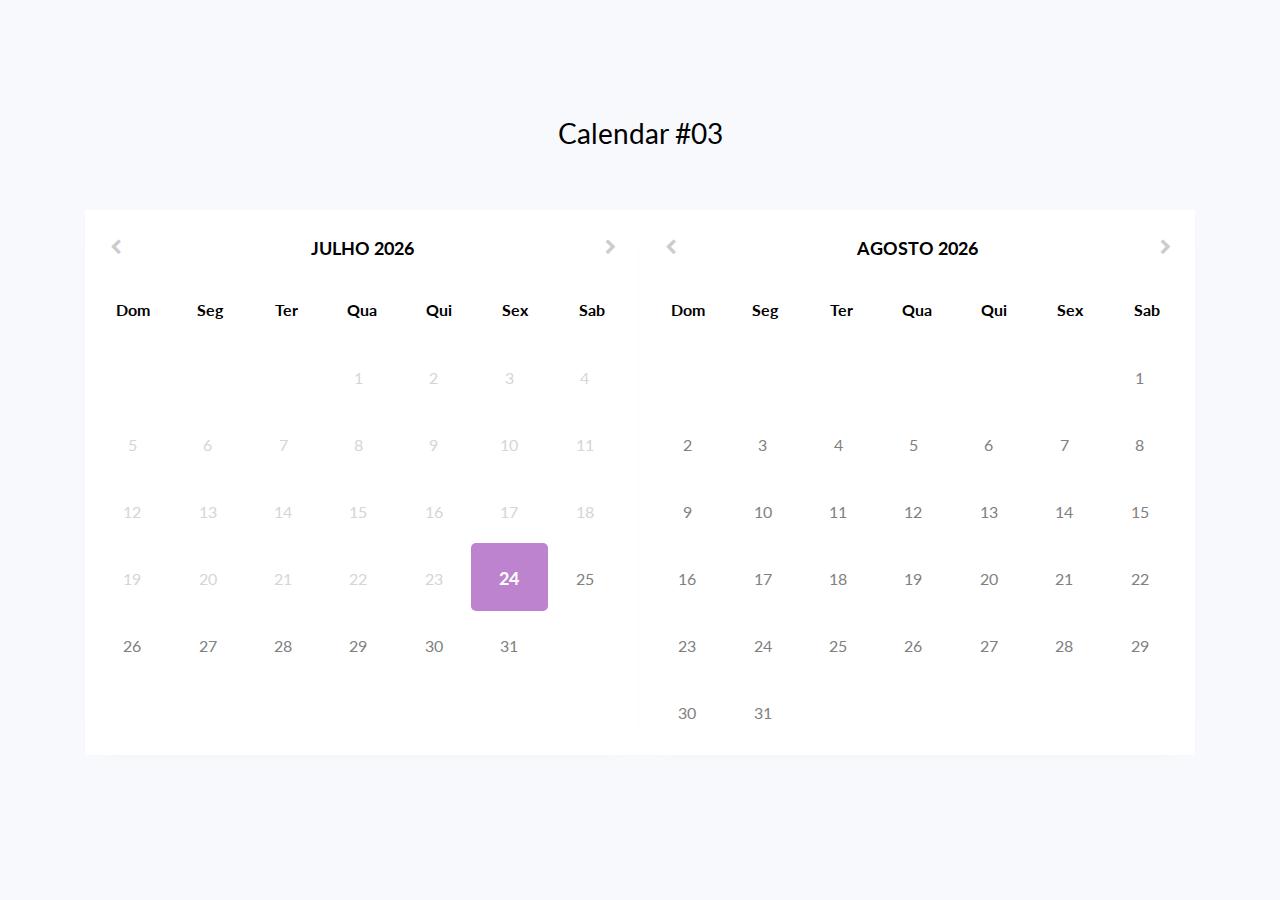
<file: libs/calendar/index.html>
<!doctype html>
<html lang="en">
  <head>
  	<title>Calendar 03</title>
    <meta charset="utf-8">
    <meta name="viewport" content="width=device-width, initial-scale=1, shrink-to-fit=no">

	<link href="https://fonts.googleapis.com/css?family=Lato:300,400,700&display=swap" rel="stylesheet">

	<link rel="stylesheet" href="https://stackpath.bootstrapcdn.com/font-awesome/4.7.0/css/font-awesome.min.css">
	
	<link rel="stylesheet" href="css/style.css">

	</head>
	<body>
	<section class="ftco-section">
		<div class="container">
			<div class="row justify-content-center">
				<div class="col-md-6 text-center mb-5">
					<h2 class="heading-section">Calendar #03</h2>
				</div>
			</div>
			<div class="row">
				<div class="col-md-12">
					<div class="calendar-section">
		        <div class="row no-gutters">
		          <div class="col-md-6">

		            <div class="calendar calendar-first" id="calendar_first">
		              <div class="calendar_header">
		                <button class="switch-month switch-left">
		                  <i class="fa fa-chevron-left"></i>
		                </button>
		                <h2></h2>
		                <button class="switch-month switch-right">
		                  <i class="fa fa-chevron-right"></i>
		                </button>
		              </div>
		              <div class="calendar_weekdays"></div>
		              <div class="calendar_content"></div>
		            </div>

		          </div>
		          <div class="col-md-6">

		            <div class="calendar calendar-second" id="calendar_second">
		              <div class="calendar_header">
		                <button class="switch-month switch-left">
		                  <i class="fa fa-chevron-left"></i>
		                </button>
		                <h2></h2>
		                <button class="switch-month switch-right">
		                  <i class="fa fa-chevron-right"></i>
		                </button>
		              </div>
		              <div class="calendar_weekdays"></div>
		              <div class="calendar_content"></div>
		            </div>            

		          </div>

		        </div> <!-- End Row -->
		            
		      </div> <!-- End Calendar -->
				</div>
			</div>
		</div>
	</section>

	<script src="js/jquery.min.js"></script>
  <script src="js/popper.js"></script>
  <script src="js/bootstrap.min.js"></script>
  <script src="js/main.js"></script>

	</body>
</html>
</file>
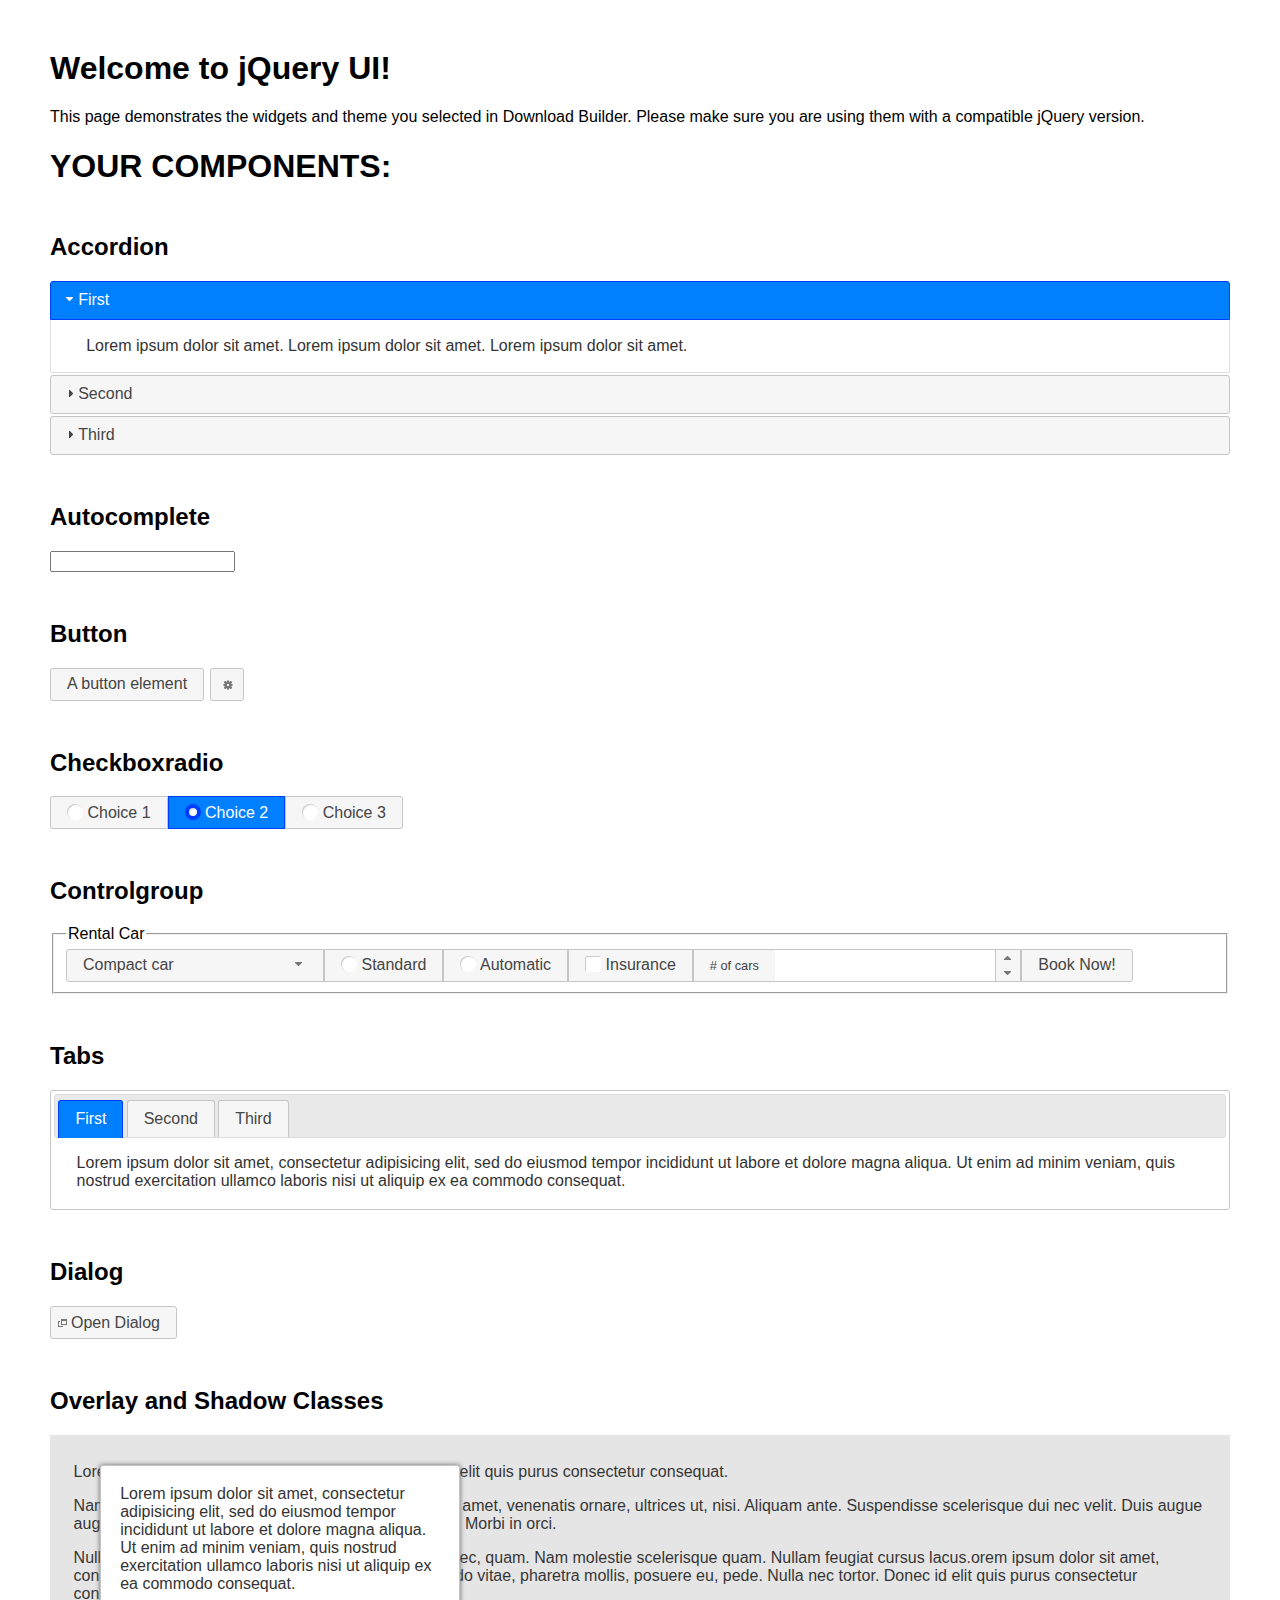
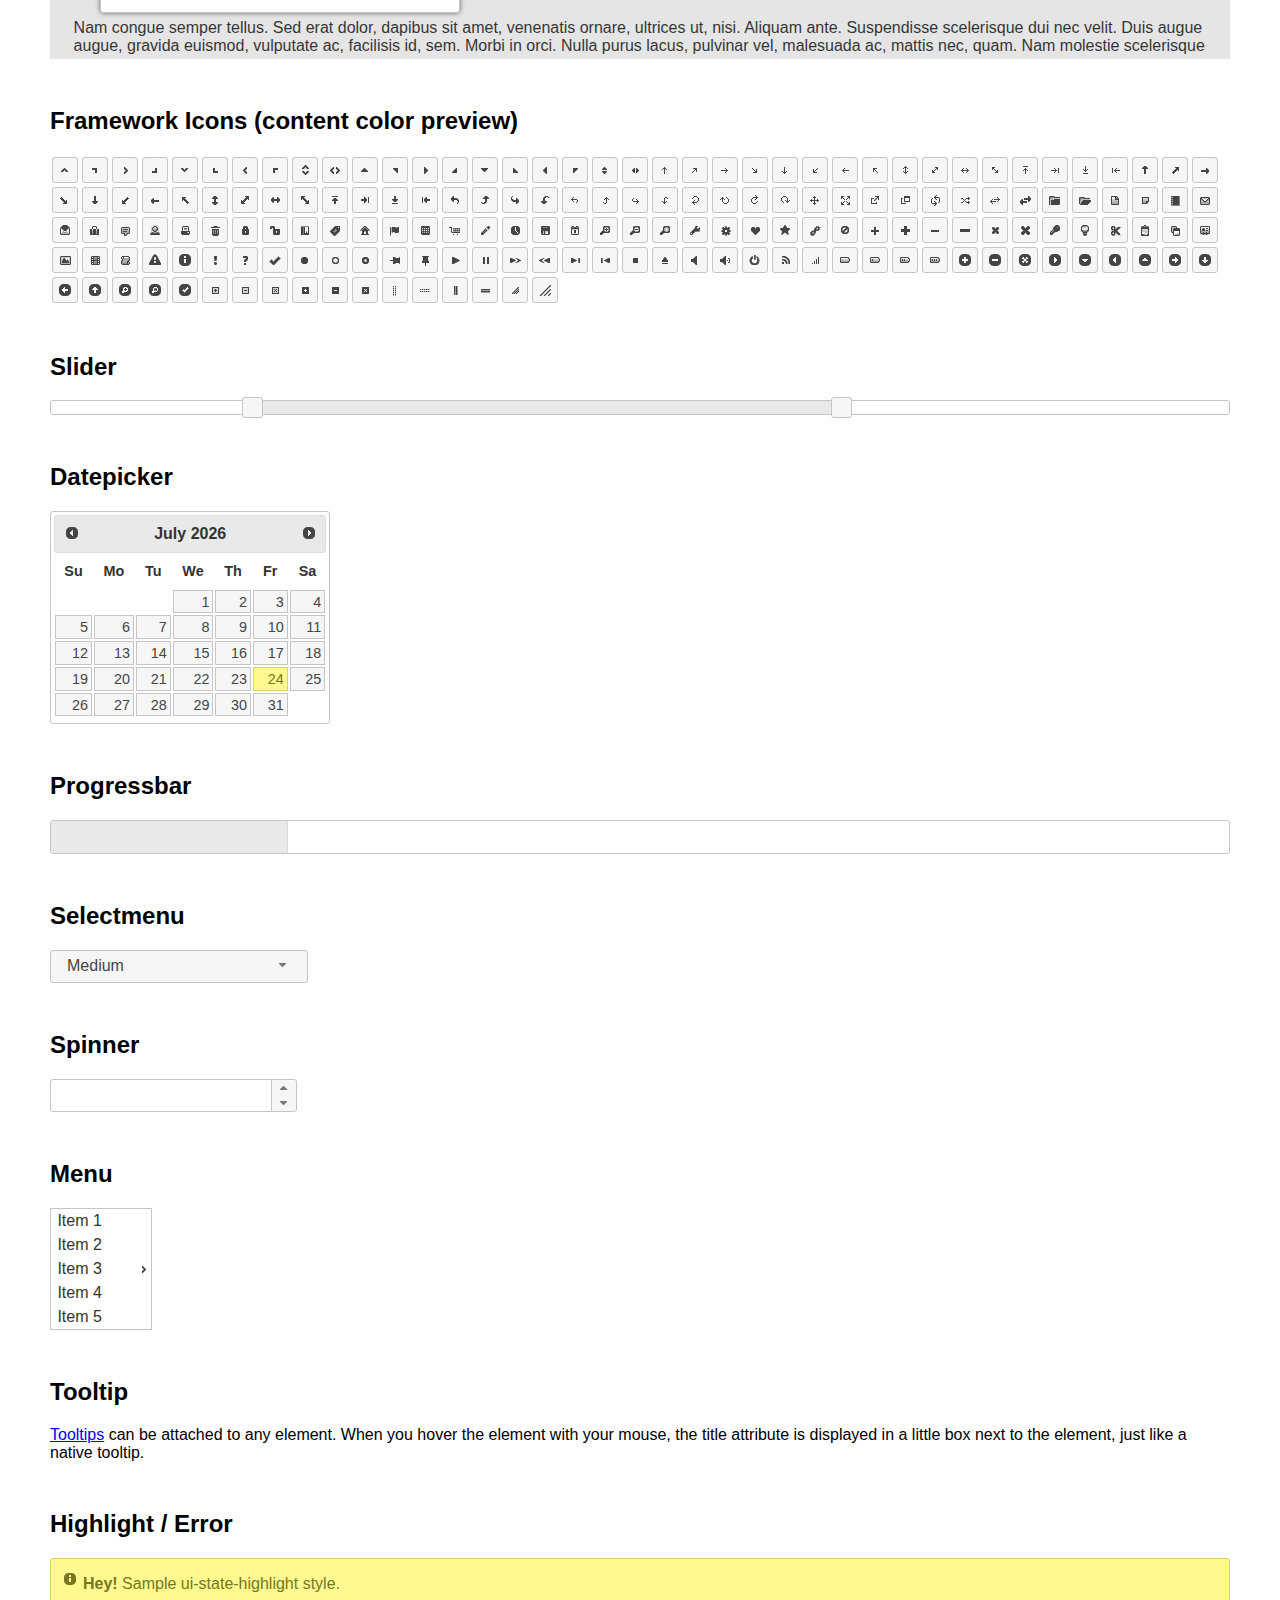
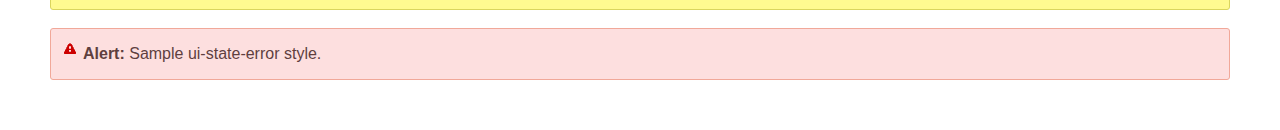
<file: libs/jqueryui/index.html>
<!doctype html>
<html lang="us">
<head>
	<meta charset="utf-8">
	<title>jQuery UI Example Page</title>
	<link href="jquery-ui.css" rel="stylesheet">
	<style>
	body{
		font-family: "Trebuchet MS", sans-serif;
		margin: 50px;
	}
	.demoHeaders {
		margin-top: 2em;
	}
	#dialog-link {
		padding: .4em 1em .4em 20px;
		text-decoration: none;
		position: relative;
	}
	#dialog-link span.ui-icon {
		margin: 0 5px 0 0;
		position: absolute;
		left: .2em;
		top: 50%;
		margin-top: -8px;
	}
	#icons {
		margin: 0;
		padding: 0;
	}
	#icons li {
		margin: 2px;
		position: relative;
		padding: 4px 0;
		cursor: pointer;
		float: left;
		list-style: none;
	}
	#icons span.ui-icon {
		float: left;
		margin: 0 4px;
	}
	.fakewindowcontain .ui-widget-overlay {
		position: absolute;
	}
	select {
		width: 200px;
	}
	</style>
</head>
<body>

<h1>Welcome to jQuery UI!</h1>

<div class="ui-widget">
	<p>This page demonstrates the widgets and theme you selected in Download Builder. Please make sure you are using them with a compatible jQuery version.</p>
</div>

<h1>YOUR COMPONENTS:</h1>

<!-- Accordion -->
<h2 class="demoHeaders">Accordion</h2>
<div id="accordion">
	<h3>First</h3>
	<div>Lorem ipsum dolor sit amet. Lorem ipsum dolor sit amet. Lorem ipsum dolor sit amet.</div>
	<h3>Second</h3>
	<div>Phasellus mattis tincidunt nibh.</div>
	<h3>Third</h3>
	<div>Nam dui erat, auctor a, dignissim quis.</div>
</div>

<!-- Autocomplete -->
<h2 class="demoHeaders">Autocomplete</h2>
<div>
	<input id="autocomplete" title="type &quot;a&quot;">
</div>

<!-- Button -->
<h2 class="demoHeaders">Button</h2>
<button id="button">A button element</button>
<button id="button-icon">An icon-only button</button>

<!-- Checkboxradio -->
<h2 class="demoHeaders">Checkboxradio</h2>
<form style="margin-top: 1em;">
	<div id="radioset">
		<input type="radio" id="radio1" name="radio"><label for="radio1">Choice 1</label>
		<input type="radio" id="radio2" name="radio" checked="checked"><label for="radio2">Choice 2</label>
		<input type="radio" id="radio3" name="radio"><label for="radio3">Choice 3</label>
	</div>
</form>

<!-- Controlgroup -->
<h2 class="demoHeaders">Controlgroup</h2>
<fieldset>
	<legend>Rental Car</legend>
	<div id="controlgroup">
		<select id="car-type">
			<option>Compact car</option>
			<option>Midsize car</option>
			<option>Full size car</option>
			<option>SUV</option>
			<option>Luxury</option>
			<option>Truck</option>
			<option>Van</option>
		</select>
		<label for="transmission-standard">Standard</label>
		<input type="radio" name="transmission" id="transmission-standard">
		<label for="transmission-automatic">Automatic</label>
		<input type="radio" name="transmission" id="transmission-automatic">
		<label for="insurance">Insurance</label>
		<input type="checkbox" name="insurance" id="insurance">
		<label for="horizontal-spinner" class="ui-controlgroup-label"># of cars</label>
		<input id="horizontal-spinner" class="ui-spinner-input">
		<button>Book Now!</button>
	</div>
</fieldset>

<!-- Tabs -->
<h2 class="demoHeaders">Tabs</h2>
<div id="tabs">
	<ul>
		<li><a href="#tabs-1">First</a></li>
		<li><a href="#tabs-2">Second</a></li>
		<li><a href="#tabs-3">Third</a></li>
	</ul>
	<div id="tabs-1">Lorem ipsum dolor sit amet, consectetur adipisicing elit, sed do eiusmod tempor incididunt ut labore et dolore magna aliqua. Ut enim ad minim veniam, quis nostrud exercitation ullamco laboris nisi ut aliquip ex ea commodo consequat.</div>
	<div id="tabs-2">Phasellus mattis tincidunt nibh. Cras orci urna, blandit id, pretium vel, aliquet ornare, felis. Maecenas scelerisque sem non nisl. Fusce sed lorem in enim dictum bibendum.</div>
	<div id="tabs-3">Nam dui erat, auctor a, dignissim quis, sollicitudin eu, felis. Pellentesque nisi urna, interdum eget, sagittis et, consequat vestibulum, lacus. Mauris porttitor ullamcorper augue.</div>
</div>

<h2 class="demoHeaders">Dialog</h2>
<p>
	<button id="dialog-link" class="ui-button ui-corner-all ui-widget">
		<span class="ui-icon ui-icon-newwin"></span>Open Dialog
	</button>
</p>

<h2 class="demoHeaders">Overlay and Shadow Classes</h2>
<div style="position: relative; width: 96%; height: 200px; padding:1% 2%; overflow:hidden;" class="fakewindowcontain">
	<p>Lorem ipsum dolor sit amet,  Nulla nec tortor. Donec id elit quis purus consectetur consequat. </p><p>Nam congue semper tellus. Sed erat dolor, dapibus sit amet, venenatis ornare, ultrices ut, nisi. Aliquam ante. Suspendisse scelerisque dui nec velit. Duis augue augue, gravida euismod, vulputate ac, facilisis id, sem. Morbi in orci. </p><p>Nulla purus lacus, pulvinar vel, malesuada ac, mattis nec, quam. Nam molestie scelerisque quam. Nullam feugiat cursus lacus.orem ipsum dolor sit amet, consectetur adipiscing elit. Donec libero risus, commodo vitae, pharetra mollis, posuere eu, pede. Nulla nec tortor. Donec id elit quis purus consectetur consequat. </p><p>Nam congue semper tellus. Sed erat dolor, dapibus sit amet, venenatis ornare, ultrices ut, nisi. Aliquam ante. Suspendisse scelerisque dui nec velit. Duis augue augue, gravida euismod, vulputate ac, facilisis id, sem. Morbi in orci. Nulla purus lacus, pulvinar vel, malesuada ac, mattis nec, quam. Nam molestie scelerisque quam. </p><p>Nullam feugiat cursus lacus.orem ipsum dolor sit amet, consectetur adipiscing elit. Donec libero risus, commodo vitae, pharetra mollis, posuere eu, pede. Nulla nec tortor. Donec id elit quis purus consectetur consequat. Nam congue semper tellus. Sed erat dolor, dapibus sit amet, venenatis ornare, ultrices ut, nisi. Aliquam ante. </p><p>Suspendisse scelerisque dui nec velit. Duis augue augue, gravida euismod, vulputate ac, facilisis id, sem. Morbi in orci. Nulla purus lacus, pulvinar vel, malesuada ac, mattis nec, quam. Nam molestie scelerisque quam. Nullam feugiat cursus lacus.orem ipsum dolor sit amet, consectetur adipiscing elit. Donec libero risus, commodo vitae, pharetra mollis, posuere eu, pede. Nulla nec tortor. Donec id elit quis purus consectetur consequat. Nam congue semper tellus. Sed erat dolor, dapibus sit amet, venenatis ornare, ultrices ut, nisi. </p>

	<!-- ui-dialog -->
	<div class="ui-widget-overlay ui-front"></div>
	<div style="position: absolute; width: 320px; left: 50px; top: 30px; padding: 1.2em" class="ui-widget ui-front ui-widget-content ui-corner-all ui-widget-shadow">
		Lorem ipsum dolor sit amet, consectetur adipisicing elit, sed do eiusmod tempor incididunt ut labore et dolore magna aliqua. Ut enim ad minim veniam, quis nostrud exercitation ullamco laboris nisi ut aliquip ex ea commodo consequat.
	</div>

</div>

<!-- ui-dialog -->
<div id="dialog" title="Dialog Title">
	<p>Lorem ipsum dolor sit amet, consectetur adipisicing elit, sed do eiusmod tempor incididunt ut labore et dolore magna aliqua. Ut enim ad minim veniam, quis nostrud exercitation ullamco laboris nisi ut aliquip ex ea commodo consequat.</p>
</div>


<h2 class="demoHeaders">Framework Icons (content color preview)</h2>
<ul id="icons" class="ui-widget ui-helper-clearfix">
	<li class="ui-state-default ui-corner-all" title=".ui-icon-caret-1-n"><span class="ui-icon ui-icon-caret-1-n"></span></li>
	<li class="ui-state-default ui-corner-all" title=".ui-icon-caret-1-ne"><span class="ui-icon ui-icon-caret-1-ne"></span></li>
	<li class="ui-state-default ui-corner-all" title=".ui-icon-caret-1-e"><span class="ui-icon ui-icon-caret-1-e"></span></li>
	<li class="ui-state-default ui-corner-all" title=".ui-icon-caret-1-se"><span class="ui-icon ui-icon-caret-1-se"></span></li>
	<li class="ui-state-default ui-corner-all" title=".ui-icon-caret-1-s"><span class="ui-icon ui-icon-caret-1-s"></span></li>
	<li class="ui-state-default ui-corner-all" title=".ui-icon-caret-1-sw"><span class="ui-icon ui-icon-caret-1-sw"></span></li>
	<li class="ui-state-default ui-corner-all" title=".ui-icon-caret-1-w"><span class="ui-icon ui-icon-caret-1-w"></span></li>
	<li class="ui-state-default ui-corner-all" title=".ui-icon-caret-1-nw"><span class="ui-icon ui-icon-caret-1-nw"></span></li>
	<li class="ui-state-default ui-corner-all" title=".ui-icon-caret-2-n-s"><span class="ui-icon ui-icon-caret-2-n-s"></span></li>
	<li class="ui-state-default ui-corner-all" title=".ui-icon-caret-2-e-w"><span class="ui-icon ui-icon-caret-2-e-w"></span></li>
	<li class="ui-state-default ui-corner-all" title=".ui-icon-triangle-1-n"><span class="ui-icon ui-icon-triangle-1-n"></span></li>
	<li class="ui-state-default ui-corner-all" title=".ui-icon-triangle-1-ne"><span class="ui-icon ui-icon-triangle-1-ne"></span></li>
	<li class="ui-state-default ui-corner-all" title=".ui-icon-triangle-1-e"><span class="ui-icon ui-icon-triangle-1-e"></span></li>
	<li class="ui-state-default ui-corner-all" title=".ui-icon-triangle-1-se"><span class="ui-icon ui-icon-triangle-1-se"></span></li>
	<li class="ui-state-default ui-corner-all" title=".ui-icon-triangle-1-s"><span class="ui-icon ui-icon-triangle-1-s"></span></li>
	<li class="ui-state-default ui-corner-all" title=".ui-icon-triangle-1-sw"><span class="ui-icon ui-icon-triangle-1-sw"></span></li>
	<li class="ui-state-default ui-corner-all" title=".ui-icon-triangle-1-w"><span class="ui-icon ui-icon-triangle-1-w"></span></li>
	<li class="ui-state-default ui-corner-all" title=".ui-icon-triangle-1-nw"><span class="ui-icon ui-icon-triangle-1-nw"></span></li>
	<li class="ui-state-default ui-corner-all" title=".ui-icon-triangle-2-n-s"><span class="ui-icon ui-icon-triangle-2-n-s"></span></li>
	<li class="ui-state-default ui-corner-all" title=".ui-icon-triangle-2-e-w"><span class="ui-icon ui-icon-triangle-2-e-w"></span></li>
	<li class="ui-state-default ui-corner-all" title=".ui-icon-arrow-1-n"><span class="ui-icon ui-icon-arrow-1-n"></span></li>
	<li class="ui-state-default ui-corner-all" title=".ui-icon-arrow-1-ne"><span class="ui-icon ui-icon-arrow-1-ne"></span></li>
	<li class="ui-state-default ui-corner-all" title=".ui-icon-arrow-1-e"><span class="ui-icon ui-icon-arrow-1-e"></span></li>
	<li class="ui-state-default ui-corner-all" title=".ui-icon-arrow-1-se"><span class="ui-icon ui-icon-arrow-1-se"></span></li>
	<li class="ui-state-default ui-corner-all" title=".ui-icon-arrow-1-s"><span class="ui-icon ui-icon-arrow-1-s"></span></li>
	<li class="ui-state-default ui-corner-all" title=".ui-icon-arrow-1-sw"><span class="ui-icon ui-icon-arrow-1-sw"></span></li>
	<li class="ui-state-default ui-corner-all" title=".ui-icon-arrow-1-w"><span class="ui-icon ui-icon-arrow-1-w"></span></li>
	<li class="ui-state-default ui-corner-all" title=".ui-icon-arrow-1-nw"><span class="ui-icon ui-icon-arrow-1-nw"></span></li>
	<li class="ui-state-default ui-corner-all" title=".ui-icon-arrow-2-n-s"><span class="ui-icon ui-icon-arrow-2-n-s"></span></li>
	<li class="ui-state-default ui-corner-all" title=".ui-icon-arrow-2-ne-sw"><span class="ui-icon ui-icon-arrow-2-ne-sw"></span></li>
	<li class="ui-state-default ui-corner-all" title=".ui-icon-arrow-2-e-w"><span class="ui-icon ui-icon-arrow-2-e-w"></span></li>
	<li class="ui-state-default ui-corner-all" title=".ui-icon-arrow-2-se-nw"><span class="ui-icon ui-icon-arrow-2-se-nw"></span></li>
	<li class="ui-state-default ui-corner-all" title=".ui-icon-arrowstop-1-n"><span class="ui-icon ui-icon-arrowstop-1-n"></span></li>
	<li class="ui-state-default ui-corner-all" title=".ui-icon-arrowstop-1-e"><span class="ui-icon ui-icon-arrowstop-1-e"></span></li>
	<li class="ui-state-default ui-corner-all" title=".ui-icon-arrowstop-1-s"><span class="ui-icon ui-icon-arrowstop-1-s"></span></li>
	<li class="ui-state-default ui-corner-all" title=".ui-icon-arrowstop-1-w"><span class="ui-icon ui-icon-arrowstop-1-w"></span></li>
	<li class="ui-state-default ui-corner-all" title=".ui-icon-arrowthick-1-n"><span class="ui-icon ui-icon-arrowthick-1-n"></span></li>
	<li class="ui-state-default ui-corner-all" title=".ui-icon-arrowthick-1-ne"><span class="ui-icon ui-icon-arrowthick-1-ne"></span></li>
	<li class="ui-state-default ui-corner-all" title=".ui-icon-arrowthick-1-e"><span class="ui-icon ui-icon-arrowthick-1-e"></span></li>
	<li class="ui-state-default ui-corner-all" title=".ui-icon-arrowthick-1-se"><span class="ui-icon ui-icon-arrowthick-1-se"></span></li>
	<li class="ui-state-default ui-corner-all" title=".ui-icon-arrowthick-1-s"><span class="ui-icon ui-icon-arrowthick-1-s"></span></li>
	<li class="ui-state-default ui-corner-all" title=".ui-icon-arrowthick-1-sw"><span class="ui-icon ui-icon-arrowthick-1-sw"></span></li>
	<li class="ui-state-default ui-corner-all" title=".ui-icon-arrowthick-1-w"><span class="ui-icon ui-icon-arrowthick-1-w"></span></li>
	<li class="ui-state-default ui-corner-all" title=".ui-icon-arrowthick-1-nw"><span class="ui-icon ui-icon-arrowthick-1-nw"></span></li>
	<li class="ui-state-default ui-corner-all" title=".ui-icon-arrowthick-2-n-s"><span class="ui-icon ui-icon-arrowthick-2-n-s"></span></li>
	<li class="ui-state-default ui-corner-all" title=".ui-icon-arrowthick-2-ne-sw"><span class="ui-icon ui-icon-arrowthick-2-ne-sw"></span></li>
	<li class="ui-state-default ui-corner-all" title=".ui-icon-arrowthick-2-e-w"><span class="ui-icon ui-icon-arrowthick-2-e-w"></span></li>
	<li class="ui-state-default ui-corner-all" title=".ui-icon-arrowthick-2-se-nw"><span class="ui-icon ui-icon-arrowthick-2-se-nw"></span></li>
	<li class="ui-state-default ui-corner-all" title=".ui-icon-arrowthickstop-1-n"><span class="ui-icon ui-icon-arrowthickstop-1-n"></span></li>
	<li class="ui-state-default ui-corner-all" title=".ui-icon-arrowthickstop-1-e"><span class="ui-icon ui-icon-arrowthickstop-1-e"></span></li>
	<li class="ui-state-default ui-corner-all" title=".ui-icon-arrowthickstop-1-s"><span class="ui-icon ui-icon-arrowthickstop-1-s"></span></li>
	<li class="ui-state-default ui-corner-all" title=".ui-icon-arrowthickstop-1-w"><span class="ui-icon ui-icon-arrowthickstop-1-w"></span></li>
	<li class="ui-state-default ui-corner-all" title=".ui-icon-arrowreturnthick-1-w"><span class="ui-icon ui-icon-arrowreturnthick-1-w"></span></li>
	<li class="ui-state-default ui-corner-all" title=".ui-icon-arrowreturnthick-1-n"><span class="ui-icon ui-icon-arrowreturnthick-1-n"></span></li>
	<li class="ui-state-default ui-corner-all" title=".ui-icon-arrowreturnthick-1-e"><span class="ui-icon ui-icon-arrowreturnthick-1-e"></span></li>
	<li class="ui-state-default ui-corner-all" title=".ui-icon-arrowreturnthick-1-s"><span class="ui-icon ui-icon-arrowreturnthick-1-s"></span></li>
	<li class="ui-state-default ui-corner-all" title=".ui-icon-arrowreturn-1-w"><span class="ui-icon ui-icon-arrowreturn-1-w"></span></li>
	<li class="ui-state-default ui-corner-all" title=".ui-icon-arrowreturn-1-n"><span class="ui-icon ui-icon-arrowreturn-1-n"></span></li>
	<li class="ui-state-default ui-corner-all" title=".ui-icon-arrowreturn-1-e"><span class="ui-icon ui-icon-arrowreturn-1-e"></span></li>
	<li class="ui-state-default ui-corner-all" title=".ui-icon-arrowreturn-1-s"><span class="ui-icon ui-icon-arrowreturn-1-s"></span></li>
	<li class="ui-state-default ui-corner-all" title=".ui-icon-arrowrefresh-1-w"><span class="ui-icon ui-icon-arrowrefresh-1-w"></span></li>
	<li class="ui-state-default ui-corner-all" title=".ui-icon-arrowrefresh-1-n"><span class="ui-icon ui-icon-arrowrefresh-1-n"></span></li>
	<li class="ui-state-default ui-corner-all" title=".ui-icon-arrowrefresh-1-e"><span class="ui-icon ui-icon-arrowrefresh-1-e"></span></li>
	<li class="ui-state-default ui-corner-all" title=".ui-icon-arrowrefresh-1-s"><span class="ui-icon ui-icon-arrowrefresh-1-s"></span></li>
	<li class="ui-state-default ui-corner-all" title=".ui-icon-arrow-4"><span class="ui-icon ui-icon-arrow-4"></span></li>
	<li class="ui-state-default ui-corner-all" title=".ui-icon-arrow-4-diag"><span class="ui-icon ui-icon-arrow-4-diag"></span></li>
	<li class="ui-state-default ui-corner-all" title=".ui-icon-extlink"><span class="ui-icon ui-icon-extlink"></span></li>
	<li class="ui-state-default ui-corner-all" title=".ui-icon-newwin"><span class="ui-icon ui-icon-newwin"></span></li>
	<li class="ui-state-default ui-corner-all" title=".ui-icon-refresh"><span class="ui-icon ui-icon-refresh"></span></li>
	<li class="ui-state-default ui-corner-all" title=".ui-icon-shuffle"><span class="ui-icon ui-icon-shuffle"></span></li>
	<li class="ui-state-default ui-corner-all" title=".ui-icon-transfer-e-w"><span class="ui-icon ui-icon-transfer-e-w"></span></li>
	<li class="ui-state-default ui-corner-all" title=".ui-icon-transferthick-e-w"><span class="ui-icon ui-icon-transferthick-e-w"></span></li>
	<li class="ui-state-default ui-corner-all" title=".ui-icon-folder-collapsed"><span class="ui-icon ui-icon-folder-collapsed"></span></li>
	<li class="ui-state-default ui-corner-all" title=".ui-icon-folder-open"><span class="ui-icon ui-icon-folder-open"></span></li>
	<li class="ui-state-default ui-corner-all" title=".ui-icon-document"><span class="ui-icon ui-icon-document"></span></li>
	<li class="ui-state-default ui-corner-all" title=".ui-icon-document-b"><span class="ui-icon ui-icon-document-b"></span></li>
	<li class="ui-state-default ui-corner-all" title=".ui-icon-note"><span class="ui-icon ui-icon-note"></span></li>
	<li class="ui-state-default ui-corner-all" title=".ui-icon-mail-closed"><span class="ui-icon ui-icon-mail-closed"></span></li>
	<li class="ui-state-default ui-corner-all" title=".ui-icon-mail-open"><span class="ui-icon ui-icon-mail-open"></span></li>
	<li class="ui-state-default ui-corner-all" title=".ui-icon-suitcase"><span class="ui-icon ui-icon-suitcase"></span></li>
	<li class="ui-state-default ui-corner-all" title=".ui-icon-comment"><span class="ui-icon ui-icon-comment"></span></li>
	<li class="ui-state-default ui-corner-all" title=".ui-icon-person"><span class="ui-icon ui-icon-person"></span></li>
	<li class="ui-state-default ui-corner-all" title=".ui-icon-print"><span class="ui-icon ui-icon-print"></span></li>
	<li class="ui-state-default ui-corner-all" title=".ui-icon-trash"><span class="ui-icon ui-icon-trash"></span></li>
	<li class="ui-state-default ui-corner-all" title=".ui-icon-locked"><span class="ui-icon ui-icon-locked"></span></li>
	<li class="ui-state-default ui-corner-all" title=".ui-icon-unlocked"><span class="ui-icon ui-icon-unlocked"></span></li>
	<li class="ui-state-default ui-corner-all" title=".ui-icon-bookmark"><span class="ui-icon ui-icon-bookmark"></span></li>
	<li class="ui-state-default ui-corner-all" title=".ui-icon-tag"><span class="ui-icon ui-icon-tag"></span></li>
	<li class="ui-state-default ui-corner-all" title=".ui-icon-home"><span class="ui-icon ui-icon-home"></span></li>
	<li class="ui-state-default ui-corner-all" title=".ui-icon-flag"><span class="ui-icon ui-icon-flag"></span></li>
	<li class="ui-state-default ui-corner-all" title=".ui-icon-calculator"><span class="ui-icon ui-icon-calculator"></span></li>
	<li class="ui-state-default ui-corner-all" title=".ui-icon-cart"><span class="ui-icon ui-icon-cart"></span></li>
	<li class="ui-state-default ui-corner-all" title=".ui-icon-pencil"><span class="ui-icon ui-icon-pencil"></span></li>
	<li class="ui-state-default ui-corner-all" title=".ui-icon-clock"><span class="ui-icon ui-icon-clock"></span></li>
	<li class="ui-state-default ui-corner-all" title=".ui-icon-disk"><span class="ui-icon ui-icon-disk"></span></li>
	<li class="ui-state-default ui-corner-all" title=".ui-icon-calendar"><span class="ui-icon ui-icon-calendar"></span></li>
	<li class="ui-state-default ui-corner-all" title=".ui-icon-zoomin"><span class="ui-icon ui-icon-zoomin"></span></li>
	<li class="ui-state-default ui-corner-all" title=".ui-icon-zoomout"><span class="ui-icon ui-icon-zoomout"></span></li>
	<li class="ui-state-default ui-corner-all" title=".ui-icon-search"><span class="ui-icon ui-icon-search"></span></li>
	<li class="ui-state-default ui-corner-all" title=".ui-icon-wrench"><span class="ui-icon ui-icon-wrench"></span></li>
	<li class="ui-state-default ui-corner-all" title=".ui-icon-gear"><span class="ui-icon ui-icon-gear"></span></li>
	<li class="ui-state-default ui-corner-all" title=".ui-icon-heart"><span class="ui-icon ui-icon-heart"></span></li>
	<li class="ui-state-default ui-corner-all" title=".ui-icon-star"><span class="ui-icon ui-icon-star"></span></li>
	<li class="ui-state-default ui-corner-all" title=".ui-icon-link"><span class="ui-icon ui-icon-link"></span></li>
	<li class="ui-state-default ui-corner-all" title=".ui-icon-cancel"><span class="ui-icon ui-icon-cancel"></span></li>
	<li class="ui-state-default ui-corner-all" title=".ui-icon-plus"><span class="ui-icon ui-icon-plus"></span></li>
	<li class="ui-state-default ui-corner-all" title=".ui-icon-plusthick"><span class="ui-icon ui-icon-plusthick"></span></li>
	<li class="ui-state-default ui-corner-all" title=".ui-icon-minus"><span class="ui-icon ui-icon-minus"></span></li>
	<li class="ui-state-default ui-corner-all" title=".ui-icon-minusthick"><span class="ui-icon ui-icon-minusthick"></span></li>
	<li class="ui-state-default ui-corner-all" title=".ui-icon-close"><span class="ui-icon ui-icon-close"></span></li>
	<li class="ui-state-default ui-corner-all" title=".ui-icon-closethick"><span class="ui-icon ui-icon-closethick"></span></li>
	<li class="ui-state-default ui-corner-all" title=".ui-icon-key"><span class="ui-icon ui-icon-key"></span></li>
	<li class="ui-state-default ui-corner-all" title=".ui-icon-lightbulb"><span class="ui-icon ui-icon-lightbulb"></span></li>
	<li class="ui-state-default ui-corner-all" title=".ui-icon-scissors"><span class="ui-icon ui-icon-scissors"></span></li>
	<li class="ui-state-default ui-corner-all" title=".ui-icon-clipboard"><span class="ui-icon ui-icon-clipboard"></span></li>
	<li class="ui-state-default ui-corner-all" title=".ui-icon-copy"><span class="ui-icon ui-icon-copy"></span></li>
	<li class="ui-state-default ui-corner-all" title=".ui-icon-contact"><span class="ui-icon ui-icon-contact"></span></li>
	<li class="ui-state-default ui-corner-all" title=".ui-icon-image"><span class="ui-icon ui-icon-image"></span></li>
	<li class="ui-state-default ui-corner-all" title=".ui-icon-video"><span class="ui-icon ui-icon-video"></span></li>
	<li class="ui-state-default ui-corner-all" title=".ui-icon-script"><span class="ui-icon ui-icon-script"></span></li>
	<li class="ui-state-default ui-corner-all" title=".ui-icon-alert"><span class="ui-icon ui-icon-alert"></span></li>
	<li class="ui-state-default ui-corner-all" title=".ui-icon-info"><span class="ui-icon ui-icon-info"></span></li>
	<li class="ui-state-default ui-corner-all" title=".ui-icon-notice"><span class="ui-icon ui-icon-notice"></span></li>
	<li class="ui-state-default ui-corner-all" title=".ui-icon-help"><span class="ui-icon ui-icon-help"></span></li>
	<li class="ui-state-default ui-corner-all" title=".ui-icon-check"><span class="ui-icon ui-icon-check"></span></li>
	<li class="ui-state-default ui-corner-all" title=".ui-icon-bullet"><span class="ui-icon ui-icon-bullet"></span></li>
	<li class="ui-state-default ui-corner-all" title=".ui-icon-radio-off"><span class="ui-icon ui-icon-radio-off"></span></li>
	<li class="ui-state-default ui-corner-all" title=".ui-icon-radio-on"><span class="ui-icon ui-icon-radio-on"></span></li>
	<li class="ui-state-default ui-corner-all" title=".ui-icon-pin-w"><span class="ui-icon ui-icon-pin-w"></span></li>
	<li class="ui-state-default ui-corner-all" title=".ui-icon-pin-s"><span class="ui-icon ui-icon-pin-s"></span></li>
	<li class="ui-state-default ui-corner-all" title=".ui-icon-play"><span class="ui-icon ui-icon-play"></span></li>
	<li class="ui-state-default ui-corner-all" title=".ui-icon-pause"><span class="ui-icon ui-icon-pause"></span></li>
	<li class="ui-state-default ui-corner-all" title=".ui-icon-seek-next"><span class="ui-icon ui-icon-seek-next"></span></li>
	<li class="ui-state-default ui-corner-all" title=".ui-icon-seek-prev"><span class="ui-icon ui-icon-seek-prev"></span></li>
	<li class="ui-state-default ui-corner-all" title=".ui-icon-seek-end"><span class="ui-icon ui-icon-seek-end"></span></li>
	<li class="ui-state-default ui-corner-all" title=".ui-icon-seek-first"><span class="ui-icon ui-icon-seek-first"></span></li>
	<li class="ui-state-default ui-corner-all" title=".ui-icon-stop"><span class="ui-icon ui-icon-stop"></span></li>
	<li class="ui-state-default ui-corner-all" title=".ui-icon-eject"><span class="ui-icon ui-icon-eject"></span></li>
	<li class="ui-state-default ui-corner-all" title=".ui-icon-volume-off"><span class="ui-icon ui-icon-volume-off"></span></li>
	<li class="ui-state-default ui-corner-all" title=".ui-icon-volume-on"><span class="ui-icon ui-icon-volume-on"></span></li>
	<li class="ui-state-default ui-corner-all" title=".ui-icon-power"><span class="ui-icon ui-icon-power"></span></li>
	<li class="ui-state-default ui-corner-all" title=".ui-icon-signal-diag"><span class="ui-icon ui-icon-signal-diag"></span></li>
	<li class="ui-state-default ui-corner-all" title=".ui-icon-signal"><span class="ui-icon ui-icon-signal"></span></li>
	<li class="ui-state-default ui-corner-all" title=".ui-icon-battery-0"><span class="ui-icon ui-icon-battery-0"></span></li>
	<li class="ui-state-default ui-corner-all" title=".ui-icon-battery-1"><span class="ui-icon ui-icon-battery-1"></span></li>
	<li class="ui-state-default ui-corner-all" title=".ui-icon-battery-2"><span class="ui-icon ui-icon-battery-2"></span></li>
	<li class="ui-state-default ui-corner-all" title=".ui-icon-battery-3"><span class="ui-icon ui-icon-battery-3"></span></li>
	<li class="ui-state-default ui-corner-all" title=".ui-icon-circle-plus"><span class="ui-icon ui-icon-circle-plus"></span></li>
	<li class="ui-state-default ui-corner-all" title=".ui-icon-circle-minus"><span class="ui-icon ui-icon-circle-minus"></span></li>
	<li class="ui-state-default ui-corner-all" title=".ui-icon-circle-close"><span class="ui-icon ui-icon-circle-close"></span></li>
	<li class="ui-state-default ui-corner-all" title=".ui-icon-circle-triangle-e"><span class="ui-icon ui-icon-circle-triangle-e"></span></li>
	<li class="ui-state-default ui-corner-all" title=".ui-icon-circle-triangle-s"><span class="ui-icon ui-icon-circle-triangle-s"></span></li>
	<li class="ui-state-default ui-corner-all" title=".ui-icon-circle-triangle-w"><span class="ui-icon ui-icon-circle-triangle-w"></span></li>
	<li class="ui-state-default ui-corner-all" title=".ui-icon-circle-triangle-n"><span class="ui-icon ui-icon-circle-triangle-n"></span></li>
	<li class="ui-state-default ui-corner-all" title=".ui-icon-circle-arrow-e"><span class="ui-icon ui-icon-circle-arrow-e"></span></li>
	<li class="ui-state-default ui-corner-all" title=".ui-icon-circle-arrow-s"><span class="ui-icon ui-icon-circle-arrow-s"></span></li>
	<li class="ui-state-default ui-corner-all" title=".ui-icon-circle-arrow-w"><span class="ui-icon ui-icon-circle-arrow-w"></span></li>
	<li class="ui-state-default ui-corner-all" title=".ui-icon-circle-arrow-n"><span class="ui-icon ui-icon-circle-arrow-n"></span></li>
	<li class="ui-state-default ui-corner-all" title=".ui-icon-circle-zoomin"><span class="ui-icon ui-icon-circle-zoomin"></span></li>
	<li class="ui-state-default ui-corner-all" title=".ui-icon-circle-zoomout"><span class="ui-icon ui-icon-circle-zoomout"></span></li>
	<li class="ui-state-default ui-corner-all" title=".ui-icon-circle-check"><span class="ui-icon ui-icon-circle-check"></span></li>
	<li class="ui-state-default ui-corner-all" title=".ui-icon-circlesmall-plus"><span class="ui-icon ui-icon-circlesmall-plus"></span></li>
	<li class="ui-state-default ui-corner-all" title=".ui-icon-circlesmall-minus"><span class="ui-icon ui-icon-circlesmall-minus"></span></li>
	<li class="ui-state-default ui-corner-all" title=".ui-icon-circlesmall-close"><span class="ui-icon ui-icon-circlesmall-close"></span></li>
	<li class="ui-state-default ui-corner-all" title=".ui-icon-squaresmall-plus"><span class="ui-icon ui-icon-squaresmall-plus"></span></li>
	<li class="ui-state-default ui-corner-all" title=".ui-icon-squaresmall-minus"><span class="ui-icon ui-icon-squaresmall-minus"></span></li>
	<li class="ui-state-default ui-corner-all" title=".ui-icon-squaresmall-close"><span class="ui-icon ui-icon-squaresmall-close"></span></li>
	<li class="ui-state-default ui-corner-all" title=".ui-icon-grip-dotted-vertical"><span class="ui-icon ui-icon-grip-dotted-vertical"></span></li>
	<li class="ui-state-default ui-corner-all" title=".ui-icon-grip-dotted-horizontal"><span class="ui-icon ui-icon-grip-dotted-horizontal"></span></li>
	<li class="ui-state-default ui-corner-all" title=".ui-icon-grip-solid-vertical"><span class="ui-icon ui-icon-grip-solid-vertical"></span></li>
	<li class="ui-state-default ui-corner-all" title=".ui-icon-grip-solid-horizontal"><span class="ui-icon ui-icon-grip-solid-horizontal"></span></li>
	<li class="ui-state-default ui-corner-all" title=".ui-icon-gripsmall-diagonal-se"><span class="ui-icon ui-icon-gripsmall-diagonal-se"></span></li>
	<li class="ui-state-default ui-corner-all" title=".ui-icon-grip-diagonal-se"><span class="ui-icon ui-icon-grip-diagonal-se"></span></li>
</ul>

<!-- Slider -->
<h2 class="demoHeaders">Slider</h2>
<div id="slider"></div>

<!-- Datepicker -->
<h2 class="demoHeaders">Datepicker</h2>
<div id="datepicker"></div>

<!-- Progressbar -->
<h2 class="demoHeaders">Progressbar</h2>
<div id="progressbar"></div>

<!-- Progressbar -->
<h2 class="demoHeaders">Selectmenu</h2>
<select id="selectmenu">
	<option>Slower</option>
	<option>Slow</option>
	<option selected="selected">Medium</option>
	<option>Fast</option>
	<option>Faster</option>
</select>

<!-- Spinner -->
<h2 class="demoHeaders">Spinner</h2>
<input id="spinner">

<!-- Menu -->
<h2 class="demoHeaders">Menu</h2>
<ul style="width:100px;" id="menu">
	<li><div>Item 1</div></li>
	<li><div>Item 2</div></li>
	<li><div>Item 3</div>
		<ul>
			<li><div>Item 3-1</div></li>
			<li><div>Item 3-2</div></li>
			<li><div>Item 3-3</div></li>
			<li><div>Item 3-4</div></li>
			<li><div>Item 3-5</div></li>
		</ul>
	</li>
	<li><div>Item 4</div></li>
	<li><div>Item 5</div></li>
</ul>

<!-- Tooltip -->
<h2 class="demoHeaders">Tooltip</h2>
<p id="tooltip">
	<a href="#" title="That&apos;s what this widget is">Tooltips</a> can be attached to any element. When you hover
the element with your mouse, the title attribute is displayed in a little box next to the element, just like a native tooltip.
</p>

<!-- Highlight / Error -->
<h2 class="demoHeaders">Highlight / Error</h2>
<div class="ui-widget">
	<div class="ui-state-highlight ui-corner-all" style="margin-top: 20px; padding: 0 .7em;">
		<p><span class="ui-icon ui-icon-info" style="float: left; margin-right: .3em;"></span>
		<strong>Hey!</strong> Sample ui-state-highlight style.</p>
	</div>
</div>
<br>
<div class="ui-widget">
	<div class="ui-state-error ui-corner-all" style="padding: 0 .7em;">
		<p><span class="ui-icon ui-icon-alert" style="float: left; margin-right: .3em;"></span>
		<strong>Alert:</strong> Sample ui-state-error style.</p>
	</div>
</div>

<script src="external/jquery/jquery.js"></script>
<script src="jquery-ui.js"></script>
<script>
$( "#accordion" ).accordion();

var availableTags = [
	"ActionScript",
	"AppleScript",
	"Asp",
	"BASIC",
	"C",
	"C++",
	"Clojure",
	"COBOL",
	"ColdFusion",
	"Erlang",
	"Fortran",
	"Groovy",
	"Haskell",
	"Java",
	"JavaScript",
	"Lisp",
	"Perl",
	"PHP",
	"Python",
	"Ruby",
	"Scala",
	"Scheme"
];
$( "#autocomplete" ).autocomplete({
	source: availableTags
});

$( "#button" ).button();
$( "#button-icon" ).button({
	icon: "ui-icon-gear",
	showLabel: false
});

$( "#radioset" ).buttonset();

$( "#controlgroup" ).controlgroup();

$( "#tabs" ).tabs();

$( "#dialog" ).dialog({
	autoOpen: false,
	width: 400,
	buttons: [
		{
			text: "Ok",
			click: function() {
				$( this ).dialog( "close" );
			}
		},
		{
			text: "Cancel",
			click: function() {
				$( this ).dialog( "close" );
			}
		}
	]
});

// Link to open the dialog
$( "#dialog-link" ).click(function( event ) {
	$( "#dialog" ).dialog( "open" );
	event.preventDefault();
});

$( "#datepicker" ).datepicker({
	inline: true
});

$( "#slider" ).slider({
	range: true,
	values: [ 17, 67 ]
});

$( "#progressbar" ).progressbar({
	value: 20
});

$( "#spinner" ).spinner();

$( "#menu" ).menu();

$( "#tooltip" ).tooltip();

$( "#selectmenu" ).selectmenu();

// Hover states on the static widgets
$( "#dialog-link, #icons li" ).hover(
	function() {
		$( this ).addClass( "ui-state-hover" );
	},
	function() {
		$( this ).removeClass( "ui-state-hover" );
	}
);
</script>
</body>
</html>
</file>
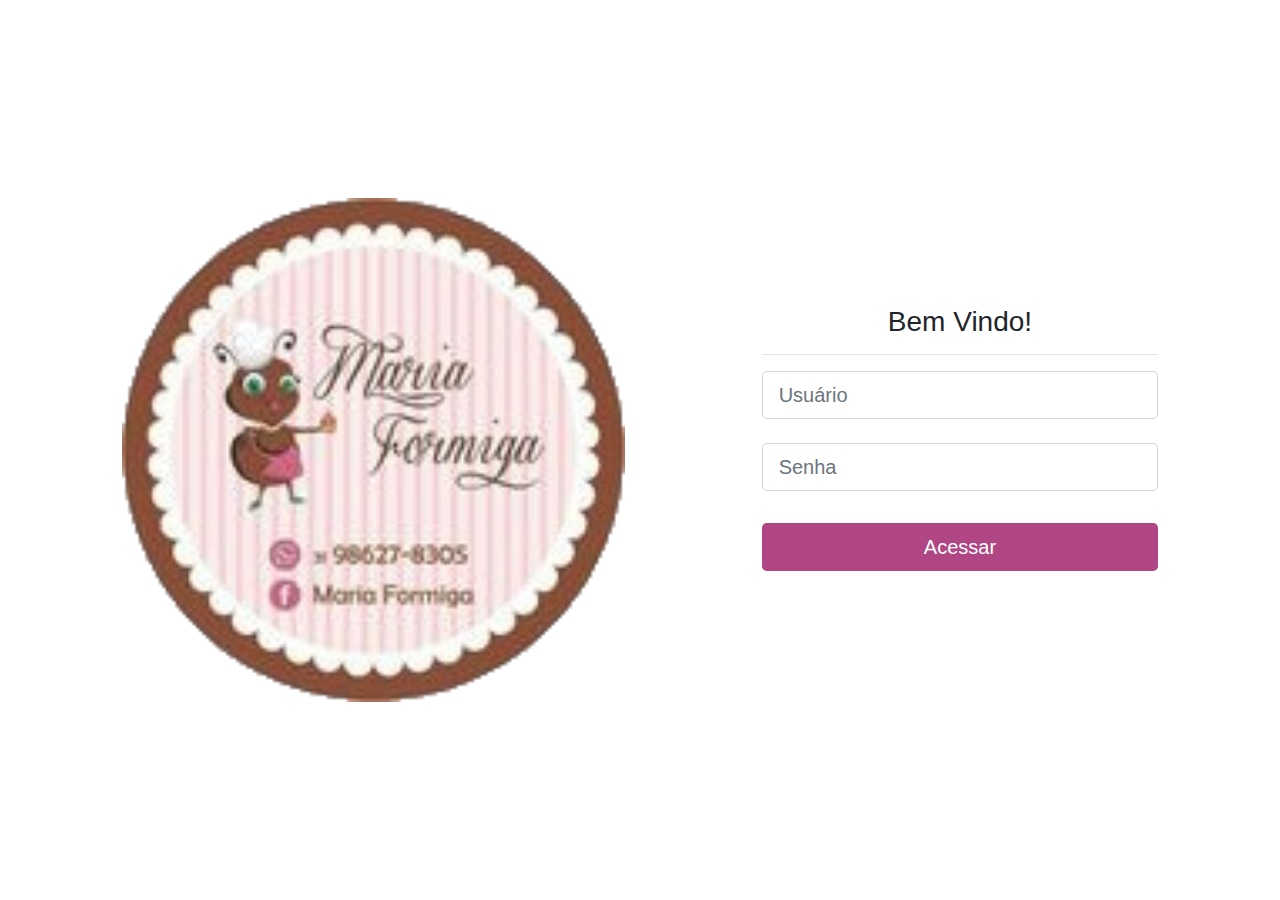
<file: login.html>
<!DOCTYPE html>
<html lang="pt-br">
<head>
    <meta charset="UTF-8">
    <meta name="viewport" content="width=device-width, initial-scale=1.0">
    <title>Maria Formiga - Painel de Controle</title>
    <link rel="stylesheet" href="css/bootstrap.min.css">
    <link rel="stylesheet" href="css/login.css">
    <link rel="stylesheet" href="https://cdnjs.cloudflare.com/ajax/libs/font-awesome/4.7.0/css/font-awesome.css">
</head>
<body>
    <section class="vh-100">
        <div class="container-fluid h-custom">
            <div class="row d-flex justify-content-center align-items-center h-100">
            <div class="col-md-9 col-lg-6 col-xl-5">
                <img src="img/imagemInsta_png.png"
                class="img-fluid" alt="Sample image" width="50%" height="500px">
            </div>
            <div class="col-md-8 col-lg-6 col-xl-4 offset-xl-1">
                <h3 align="center">Bem Vindo!</h3>
                <hr>
                <form id="form_acesso">
                <!-- Email input -->
                <div class="form-outline mb-4">
                    <input type="name" name="user" class="form-control form-control-lg" placeholder="Usuário" />
                </div>

                <!-- Password input -->
                <div class="form-outline mb-3">
                    <input type="password" name="senha" class="form-control form-control-lg" placeholder="Senha" />
                </div>

                <div class="text-center text-lg-start mt-4 pt-2">
                    <button type="submit" class="btn btn-lg col-sm-12 bt-login">Acessar</button>
                </div>
                <br>
                <span class="error"></span>
                </form>
            </div>
            </div>
        </div>
    </section>
    <script src="js/jquery.min.js"></script>
    <script src="js/login.js"></script>
</body>
</html>
</file>
<file: css/login.css>
body{
    height:100vh;
    overflow:hidden;
}
.divider:after,
.divider:before {
content: "";
flex: 1;
height: 1px;
background: #eee;
}
.h-custom {
height: calc(100% - 73px);
}
@media (max-width: 1280px) {
  .h-custom{
    height: 100%;
  }
  img{
    width:100%;
    display:flex;
    justify-content:center;
  }
}

.bt-login{
    background: #b04684; 
    padding-left: 2.5rem; 
    padding-right: 2.5rem;
    color:white;
}

footer{
    width:100%;
    padding:20px;
    background:#e7eaf0;
    height:50px;
}

.btcliente{
    color:#b04684;
    display:flex;
    justify-content:center;
    font-size:1.5em;
    text-decoration:none;
    text-align:center;
}

.suporte{
    float:right;
    color:black;
}
</file>
